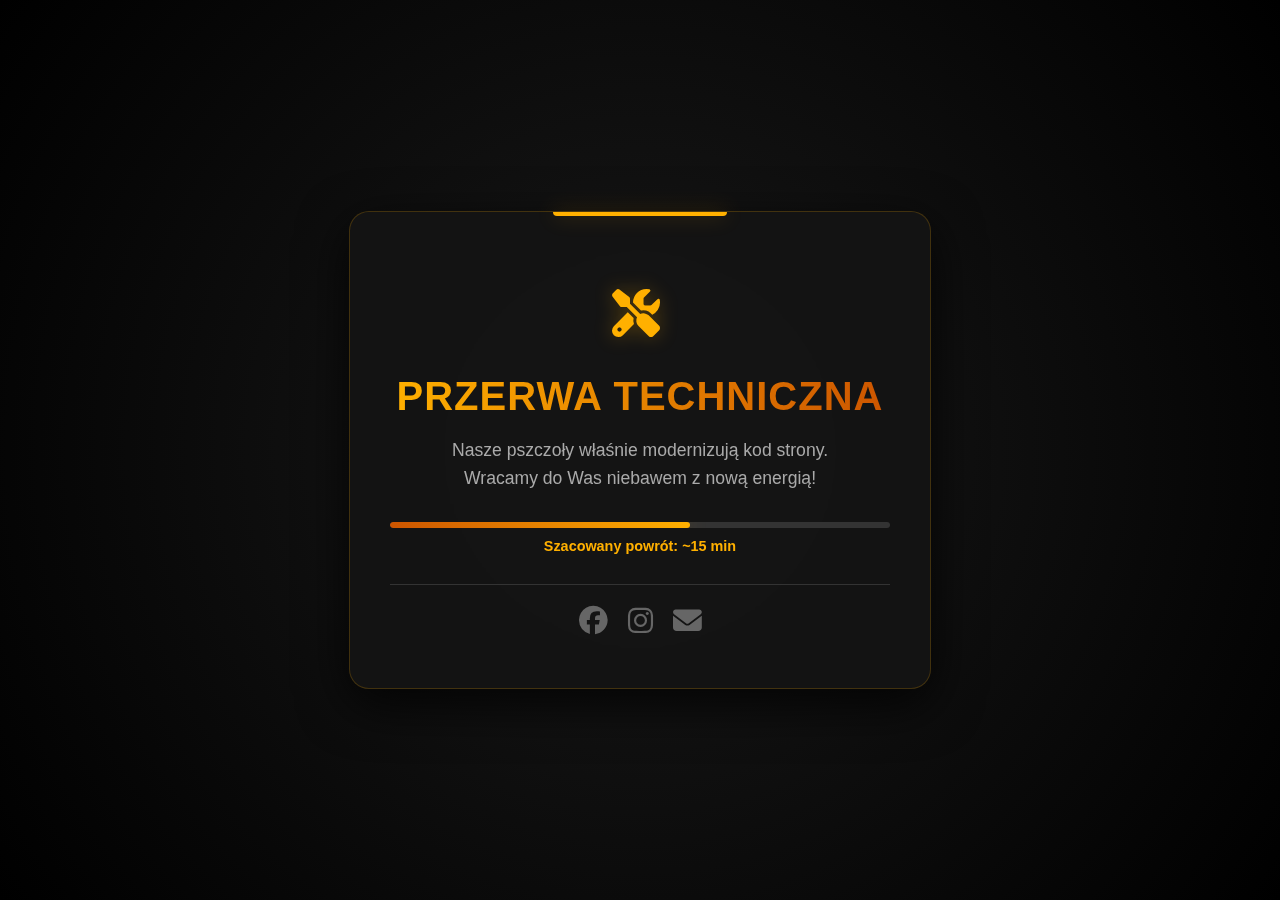
<file: maintenance.html>
<!DOCTYPE html>
<html lang="pl">

<head>
    <meta charset="UTF-8">
    <meta name="keywords" content="przerwa techniczna, maintenance, pasieka pod gruszką">
    <meta name="robots" content="noindex, nofollow">
    <meta name="viewport" content="width=device-width, initial-scale=1.0">
    <meta name="author" content="Wiktor Zalewski" />

    <title>Pasieka Pod Gruszką</title>

    <!-- Open Graph / Facebook -->
    <meta property="og:type" content="website">
    <meta property="og:title" content="Przerwa Techniczna | Pasieka Pod Gruszką">
    <meta property="og:description" content="Strona w trakcie aktualizacji. Wracamy wkrótce!">
    <meta property="og:image" content="https://pasiekapodgruszka.pl/assets/images/tlo_glowne.jpg">
    <meta property="og:locale" content="pl_PL">
    <link rel="icon" href="assets/logo/favicon.ico">
    <link rel="stylesheet" href="https://cdnjs.cloudflare.com/ajax/libs/font-awesome/6.5.1/css/all.min.css">

    <style>
        :root {
            --c-bg: #050505;
            --c-text: #e0e0e0;
            --c-gold: #FFB000;
            --c-orange: #CC5500;
            --glow: 0 0 20px rgba(255, 176, 0, 0.3);
        }

        body {
            background-color: var(--c-bg);
            background-image:
                radial-gradient(circle at 50% 50%, #1a1a1a 0%, #000 100%),
                repeating-linear-gradient(45deg, #111 0, #111 1px, transparent 0, transparent 50%);
            background-size: 100% 100%, 20px 20px;

            color: var(--c-text);
            font-family: 'Segoe UI', Tahoma, Geneva, Verdana, sans-serif;
            height: 100vh;
            margin: 0;
            display: flex;
            justify-content: center;
            align-items: center;
            overflow: hidden;
        }

        .maintenance-card {
            background: rgba(20, 20, 20, 0.85);
            backdrop-filter: blur(10px);
            border: 1px solid rgba(255, 176, 0, 0.2);
            padding: 50px 40px;
            border-radius: 20px;
            text-align: center;
            max-width: 500px;
            width: 90%;
            box-shadow: 0 15px 50px rgba(0, 0, 0, 0.8);
            position: relative;
        }

        .maintenance-card::before {
            content: '';
            position: absolute;
            top: 0;
            left: 50%;
            transform: translateX(-50%);
            width: 30%;
            height: 4px;
            background: var(--c-gold);
            border-radius: 0 0 10px 10px;
            box-shadow: var(--glow);
        }

        @keyframes float {
            0% {
                transform: translateY(0px);
            }

            50% {
                transform: translateY(-15px);
            }

            100% {
                transform: translateY(0px);
            }
        }

        .main-icon {
            font-size: 5rem;
            color: var(--c-gold);
            margin-bottom: 20px;
            display: inline-block;
            animation: float 4s ease-in-out infinite;
            text-shadow: var(--glow);
        }

        h1 {
            font-size: 2.5rem;
            margin: 0 0 15px 0;
            background: linear-gradient(to right, var(--c-gold), var(--c-orange));
            -webkit-background-clip: text;
            background-clip: text;
            color: transparent;
            font-weight: 800;
            text-transform: uppercase;
            letter-spacing: 1px;
        }

        p {
            color: #aaa;
            line-height: 1.6;
            margin-bottom: 30px;
            font-size: 1.1rem;
        }

        /* Pasek postępu */
        .progress-container {
            width: 100%;
            height: 6px;
            background: #333;
            border-radius: 10px;
            overflow: hidden;
            margin-bottom: 30px;
            position: relative;
        }

        .progress-bar {
            height: 100%;
            width: 60%;
            background: linear-gradient(90deg, var(--c-orange), var(--c-gold));
            border-radius: 10px;
            position: relative;
            animation: loading 2s infinite linear;
            box-shadow: var(--glow);
        }

        @keyframes loading {
            0% {
                left: -100%;
            }

            100% {
                left: 100%;
            }
        }

        .timer {
            font-size: 0.9rem;
            color: var(--c-gold);
            font-weight: bold;
            margin-top: -20px;
            margin-bottom: 30px;
            display: block;
        }

        .social-links {
            display: flex;
            justify-content: center;
            gap: 20px;
            margin-top: 20px;
            border-top: 1px solid #333;
            padding-top: 20px;
        }

        .social-links a {
            color: #666;
            font-size: 1.8rem;
            transition: 0.3s;
        }

        .social-links a:hover {
            color: var(--c-gold);
            transform: scale(1.1);
        }
    </style>
</head>

<body>

    <div class="maintenance-card">

        <div class="main-icon">

            <i class="fa-solid fa-screwdriver-wrench"
                style="font-size: 0.6em; vertical-align: middle; margin-right: -15px;"></i>
            <i class="fa-solid fa-bee"></i>
        </div>

        <h1>Przerwa Techniczna</h1>

        <p>
            Nasze pszczoły właśnie modernizują kod strony.<br>
            Wracamy do Was niebawem z nową energią!
        </p>

        <div class="progress-container">
            <div class="progress-bar"></div>
        </div>
        <span class="timer">Szacowany powrót: ~15 min</span>

        <div class="social-links">
            <a href="#" target="_blank"><i class="fa-brands fa-facebook"></i></a>
            <a href="#" target="_blank"><i class="fa-brands fa-instagram"></i></a>
            <a href="mailto:kontakt@wikzal.pl"><i class="fa-solid fa-envelope"></i></a>
        </div>
    </div>

</body>

</html>
</file>
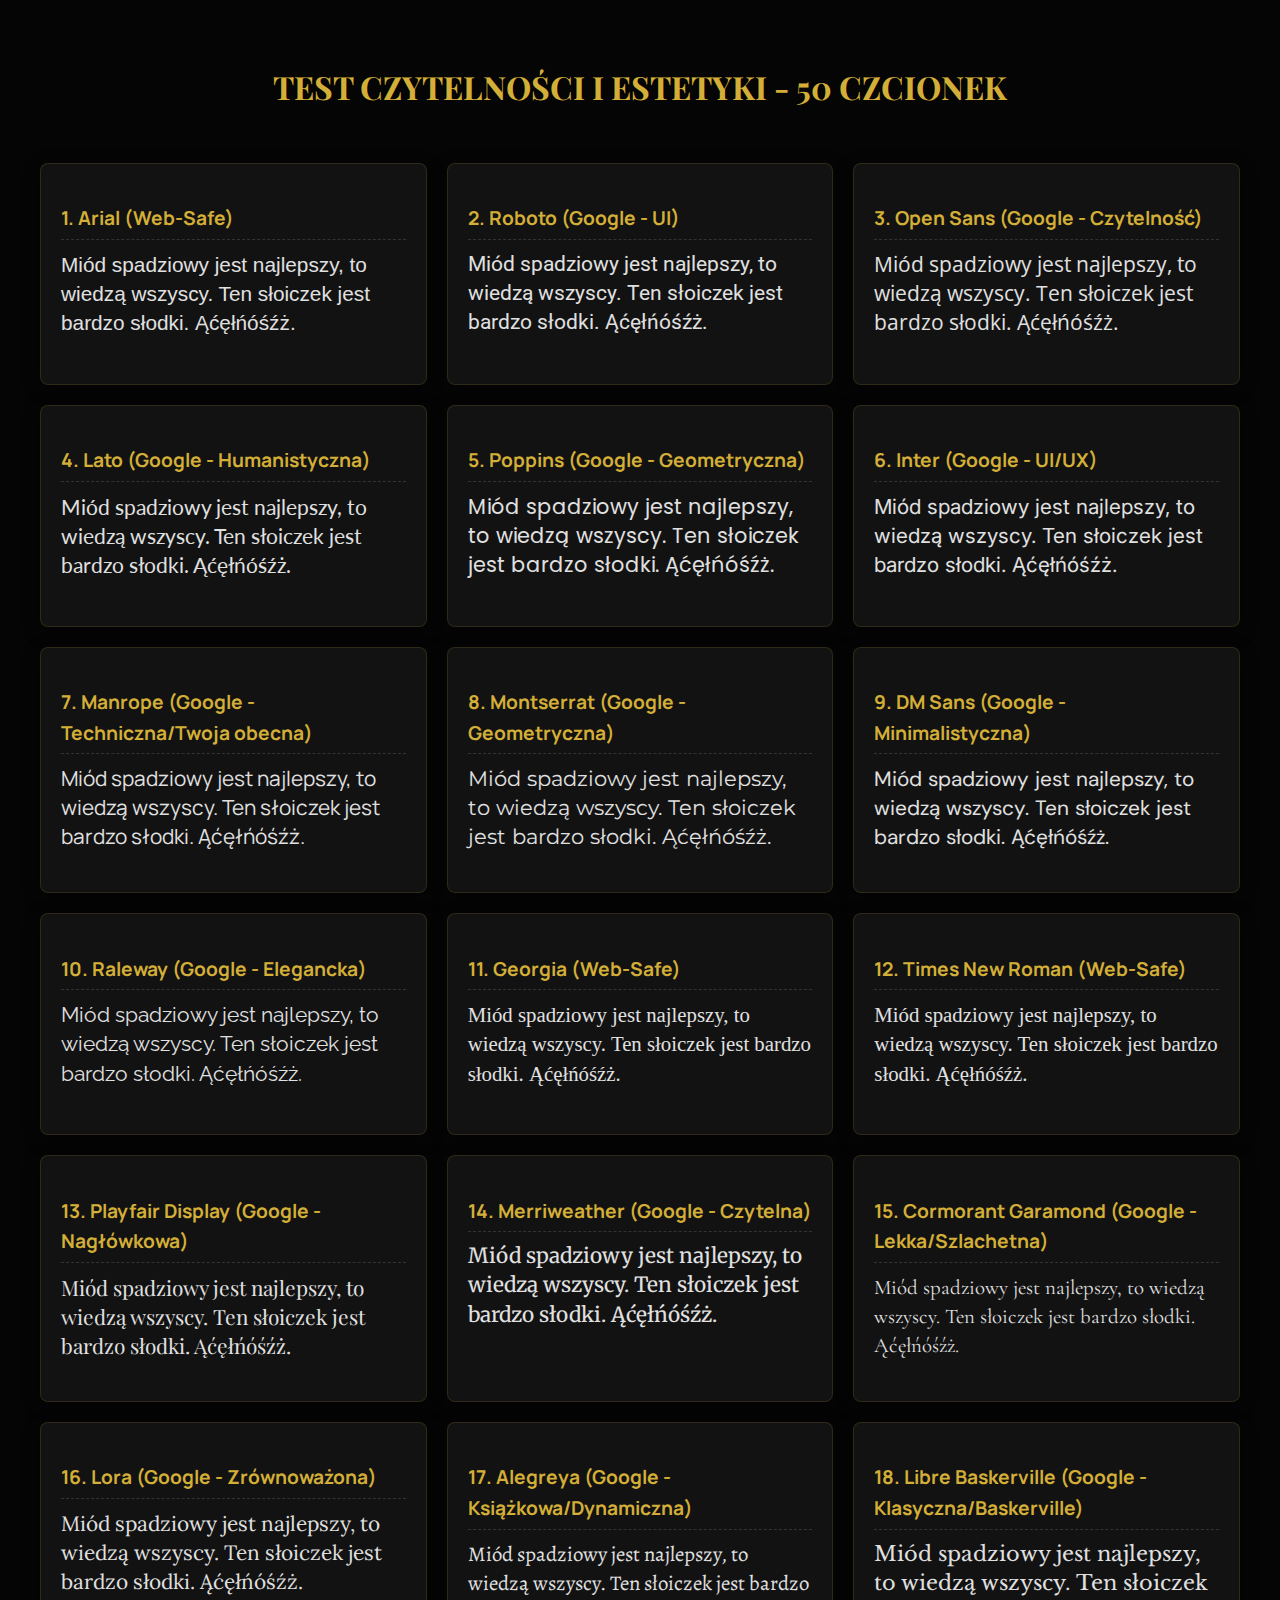
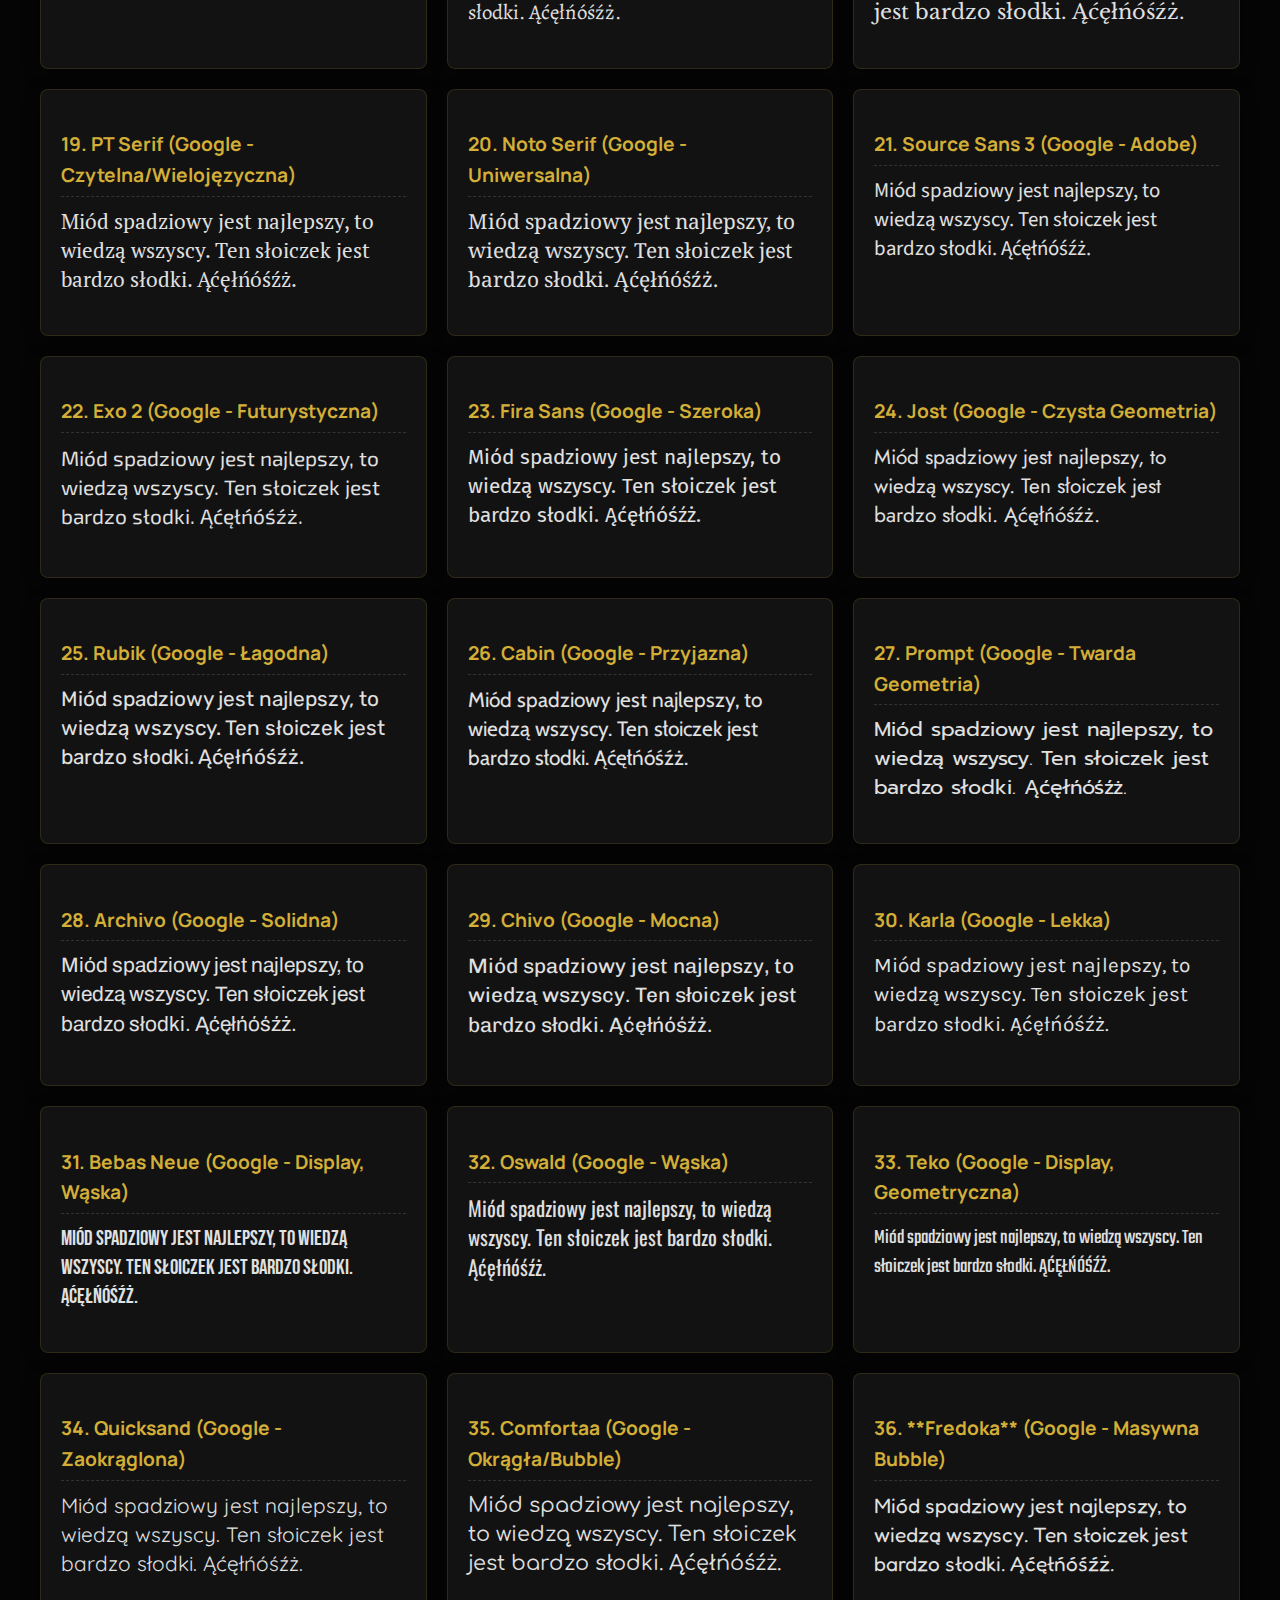
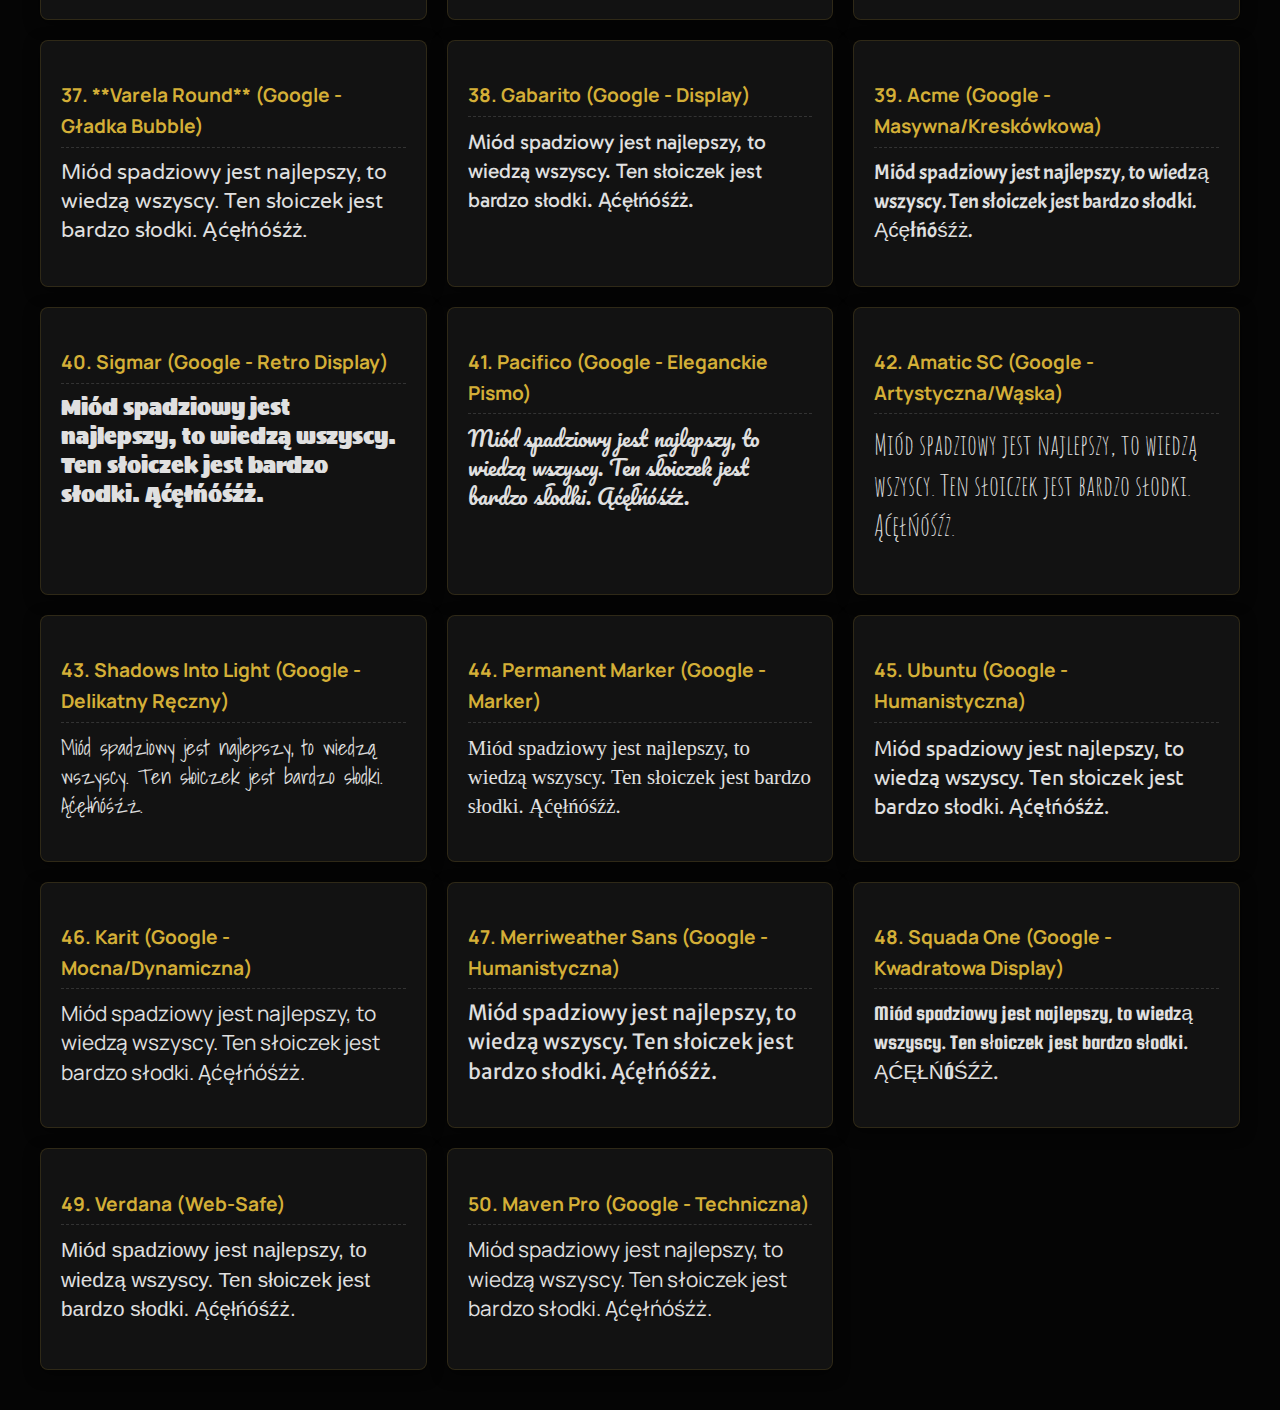
<file: testy.html>
<!DOCTYPE html>
<html lang="pl">
<head>
    <meta charset="UTF-8">
    <meta name="viewport" content="width=device-width, initial-scale=1.0">
    <link rel="icon" href="assets/logo/favicon.ico">
    <title>TEST PAGE</title>
    
    <link href="https://fonts.googleapis.com/css2?family=Roboto:wght@400&family=Playfair+Display:wght@400&family=Manrope:wght@400&family=Lato:wght@400&family=Montserrat:wght@400&family=Open+Sans:wght@400&family=Poppins:wght@400&family=Merriweather:wght@400&family=Source+Sans+3:wght@400&family=Noto+Serif:wght@400&family=Bebas+Neue&family=Cormorant+Garamond:wght@400&family=Exo+2:wght@400&family=Fira+Sans:wght@400&family=Inter:wght@400&family=Jost:wght@400&family=Kanit:wght@400&family=Oswald:wght@400&family=Pacifico&family=Quicksand:wght@400&family=Raleway:wght@400&family=Teko:wght@400&family=Spectral:wght@400&family=Rubik:wght@400&family=Cabin:wght@400&family=Lora:wght@400&family=Prompt:wght@400&family=Maven+Pro:wght@400&family=PT+Serif:wght@400&family=Ubuntu:wght@400&family=Comfortaa:wght@400&family=Archivo:wght@400&family=Chivo:wght@400&family=Karla:wght@400&family=DM+Sans:wght@400&family=Alegreya:wght@400&family=Fredoka:wght@400&family=Varela+Round&family=Gabarito:wght@400&family=Acme&family=Amatic+SC&family=Sigmar&family=Squada+One&family=Nunito:wght@400&family=Merriweather+Sans:wght@400&family=Libre+Franklin:wght@400&family=Libre+Baskerville:wght@400&family=Shadows+Into+Light&family=Permanent+Marker&display=swap" rel="stylesheet">

    <style>
        :root {
            --c-bg: #050505;
            --c-surface: #121212;
            --c-text: #e0e0e0;
            --c-gold: #D4AF37;
            --font-head: 'Playfair Display', serif;
            --font-body: 'Manrope', sans-serif;
            --radius: 8px;
        }

        body {
            background-color: var(--c-bg);
            color: var(--c-text);
            font-family: var(--font-body);
            line-height: 1.6;
            padding: 40px;
            margin: 0;
        }

        .container {
            max-width: 1400px;
            margin: 0 auto;
        }

        h1 {
            font-family: var(--font-head);
            color: var(--c-gold);
            text-align: center;
            margin-bottom: 50px;
        }

        /* --- SIATKA PROPOZYCJI CZCIONEK --- */
        #font-proposals {
            display: grid;
            grid-template-columns: repeat(auto-fit, minmax(350px, 1fr));
            gap: 20px;
        }

        .font-card {
            background-color: var(--c-surface);
            padding: 20px;
            border-radius: var(--radius);
            border: 1px solid rgba(212, 175, 55, 0.15);
            box-shadow: 0 4px 15px rgba(0, 0, 0, 0.5);
            /* Ujednolicona wysokość dla lepszej wizualizacji */
            min-height: 180px; 
        }

        .font-card h3 {
            font-size: 1.2rem;
            color: var(--c-gold);
            margin-bottom: 5px;
            border-bottom: 1px dashed #333;
            padding-bottom: 5px;
        }

        .font-card .example-text {
            font-size: 1.3rem;
            line-height: 1.4;
            margin-top: 10px;
        }

        .f-arial { font-family: Arial, sans-serif; }
        .f-georgia { font-family: Georgia, serif; }
        .f-times { font-family: 'Times New Roman', serif; }
        .f-verdana { font-family: Verdana, sans-serif; }
        
        /* Google Fonts - Sans-serif (Podstawowe i UI) */
        .f-roboto { font-family: 'Roboto', sans-serif; }
        .f-manrope { font-family: 'Manrope', sans-serif; }
        .f-lato { font-family: 'Lato', sans-serif; }
        .f-montserrat { font-family: 'Montserrat', sans-serif; }
        .f-open-sans { font-family: 'Open Sans', sans-serif; }
        .f-poppins { font-family: 'Poppins', sans-serif; }
        .f-source-sans { font-family: 'Source Sans 3', sans-serif; }
        .f-exo { font-family: 'Exo 2', sans-serif; }
        .f-fira { font-family: 'Fira Sans', sans-serif; }
        .f-inter { font-family: 'Inter', sans-serif; }
        .f-jost { font-family: 'Jost', sans-serif; }
        .f-raleway { font-family: 'Raleway', sans-serif; }
        .f-rubik { font-family: 'Rubik', sans-serif; }
        .f-cabin { font-family: 'Cabin', sans-serif; }
        .f-prompt { font-family: 'Prompt', sans-serif; }
        .f-ubuntu { font-family: 'Ubuntu', sans-serif; }
        .f-archivo { font-family: 'Archivo', sans-serif; }
        .f-chivo { font-family: 'Chivo', sans-serif; }
        .f-karla { font-family: 'Karla', sans-serif; }
        .f-dm-sans { font-family: 'DM Sans', sans-serif; }
        .f-nunito { font-family: 'Nunito', sans-serif; }
        .f-merriweather-sans { font-family: 'Merriweather Sans', sans-serif; }
        .f-libre { font-family: 'Libre Franklin', sans-serif; }

        /* Google Fonts - Serif (Eleganckie i Książkowe) */
        .f-playfair { font-family: 'Playfair Display', serif; }
        .f-merriweather { font-family: 'Merriweather', serif; }
        .f-noto-serif { font-family: 'Noto Serif', serif; }
        .f-cormorant { font-family: 'Cormorant Garamond', serif; }
        .f-spectral { font-family: 'Spectral', serif; } 
        .f-lora { font-family: 'Lora', serif; }
        .f-pt-serif { font-family: 'PT Serif', serif; }
        .f-alegreya { font-family: 'Alegreya', serif; }
        .f-libre-baskerville { font-family: 'Libre Baskerville', serif; }

        /* Display i Kreskówkowe (Bubble) */
        .f-bebas { font-family: 'Bebas Neue', sans-serif; } /* Wąska, do nagłówków */
        .f-oswald { font-family: 'Oswald', sans-serif; } /* Wąska, do nagłówków */
        .f-teko { font-family: 'Teko', sans-serif; } /* Geometryczna, do nagłówków */
        .f-quicksand { font-family: 'Quicksand', sans-serif; } /* Lekko zaokrąglona */
        .f-comfortaa { font-family: 'Comfortaa', sans-serif; } /* Okrągła/Bubble */
        .f-fredoka { font-family: 'Fredoka', sans-serif; } /* Masywna Bubble */
        .f-varela-round { font-family: 'Varela Round', sans-serif; } /* Gładka Bubble */
        .f-gabarito { font-family: 'Gabarito', sans-serif; } /* Nowoczesna Display */
        .f-acme { font-family: 'Acme', sans-serif; } /* Kreskówkowa/Masywna */
        .f-sigmar { font-family: 'Sigmar', cursive; } /* Gruba, Retro Display */
        .f-squada { font-family: 'Squada One', sans-serif; } /* Kwadratowa Display */

        /* Pismo Ręczne / Dekoracyjne */
        .f-pacifico { font-family: 'Pacifico', cursive; } /* Eleganckie pismo ręczne */
        .f-amatic { font-family: 'Amatic SC', cursive; } /* Artystyczna, cienka */
        .f-shadows { font-family: 'Shadows Into Light', cursive; } /* Delikatne pismo ręczne */
        .f-marker { font-family: 'Permanent Marker', cursive; } /* Mocny marker */

    </style>
</head>
<body>

    <div class="container">
        
        <h1>TEST CZYTELNOŚCI I ESTETYKI - 50 CZCIONEK</h1>
        
        <p style="text-align: center; margin-bottom: 40px; color: var(--c-text); font-size: 1.2rem;">
        </p>

        <div id="font-proposals">
            
            <div class="font-card"><h3>1. Arial (Web-Safe)</h3><p class="example-text f-arial">Miód spadziowy jest najlepszy, to wiedzą wszyscy. Ten słoiczek jest bardzo słodki. Ąćęłńóśźż.</p></div>
            <div class="font-card"><h3>2. Roboto (Google - UI)</h3><p class="example-text f-roboto">Miód spadziowy jest najlepszy, to wiedzą wszyscy. Ten słoiczek jest bardzo słodki. Ąćęłńóśźż.</p></div>
            <div class="font-card"><h3>3. Open Sans (Google - Czytelność)</h3><p class="example-text f-open-sans">Miód spadziowy jest najlepszy, to wiedzą wszyscy. Ten słoiczek jest bardzo słodki. Ąćęłńóśźż.</p></div>
            <div class="font-card"><h3>4. Lato (Google - Humanistyczna)</h3><p class="example-text f-lato">Miód spadziowy jest najlepszy, to wiedzą wszyscy. Ten słoiczek jest bardzo słodki. Ąćęłńóśźż.</p></div>
            <div class="font-card"><h3>5. Poppins (Google - Geometryczna)</h3><p class="example-text f-poppins">Miód spadziowy jest najlepszy, to wiedzą wszyscy. Ten słoiczek jest bardzo słodki. Ąćęłńóśźż.</p></div>
            <div class="font-card"><h3>6. Inter (Google - UI/UX)</h3><p class="example-text f-inter">Miód spadziowy jest najlepszy, to wiedzą wszyscy. Ten słoiczek jest bardzo słodki. Ąćęłńóśźż.</p></div>
            <div class="font-card"><h3>7. Manrope (Google - Techniczna/Twoja obecna)</h3><p class="example-text f-manrope">Miód spadziowy jest najlepszy, to wiedzą wszyscy. Ten słoiczek jest bardzo słodki. Ąćęłńóśźż.</p></div>
            <div class="font-card"><h3>8. Montserrat (Google - Geometryczna)</h3><p class="example-text f-montserrat">Miód spadziowy jest najlepszy, to wiedzą wszyscy. Ten słoiczek jest bardzo słodki. Ąćęłńóśźż.</p></div>
            <div class="font-card"><h3>9. DM Sans (Google - Minimalistyczna)</h3><p class="example-text f-dm-sans">Miód spadziowy jest najlepszy, to wiedzą wszyscy. Ten słoiczek jest bardzo słodki. Ąćęłńóśźż.</p></div>
            <div class="font-card"><h3>10. Raleway (Google - Elegancka)</h3><p class="example-text f-raleway">Miód spadziowy jest najlepszy, to wiedzą wszyscy. Ten słoiczek jest bardzo słodki. Ąćęłńóśźż.</p></div>
            
            <div class="font-card"><h3>11. Georgia (Web-Safe)</h3><p class="example-text f-georgia">Miód spadziowy jest najlepszy, to wiedzą wszyscy. Ten słoiczek jest bardzo słodki. Ąćęłńóśźż.</p></div>
            <div class="font-card"><h3>12. Times New Roman (Web-Safe)</h3><p class="example-text f-times">Miód spadziowy jest najlepszy, to wiedzą wszyscy. Ten słoiczek jest bardzo słodki. Ąćęłńóśźż.</p></div>
            <div class="font-card"><h3>13. Playfair Display (Google - Nagłówkowa)</h3><p class="example-text f-playfair">Miód spadziowy jest najlepszy, to wiedzą wszyscy. Ten słoiczek jest bardzo słodki. Ąćęłńóśźż.</p></div>
            <div class="font-card"><h3>14. Merriweather (Google - Czytelna)</h3><p class="example-text f-merriweather">Miód spadziowy jest najlepszy, to wiedzą wszyscy. Ten słoiczek jest bardzo słodki. Ąćęłńóśźż.</p></div>
            <div class="font-card"><h3>15. Cormorant Garamond (Google - Lekka/Szlachetna)</h3><p class="example-text f-cormorant">Miód spadziowy jest najlepszy, to wiedzą wszyscy. Ten słoiczek jest bardzo słodki. Ąćęłńóśźż.</p></div>
            <div class="font-card"><h3>16. Lora (Google - Zrównoważona)</h3><p class="example-text f-lora">Miód spadziowy jest najlepszy, to wiedzą wszyscy. Ten słoiczek jest bardzo słodki. Ąćęłńóśźż.</p></div>
            <div class="font-card"><h3>17. Alegreya (Google - Książkowa/Dynamiczna)</h3><p class="example-text f-alegreya">Miód spadziowy jest najlepszy, to wiedzą wszyscy. Ten słoiczek jest bardzo słodki. Ąćęłńóśźż.</p></div>
            <div class="font-card"><h3>18. Libre Baskerville (Google - Klasyczna/Baskerville)</h3><p class="example-text f-libre-baskerville">Miód spadziowy jest najlepszy, to wiedzą wszyscy. Ten słoiczek jest bardzo słodki. Ąćęłńóśźż.</p></div>
            <div class="font-card"><h3>19. PT Serif (Google - Czytelna/Wielojęzyczna)</h3><p class="example-text f-pt-serif">Miód spadziowy jest najlepszy, to wiedzą wszyscy. Ten słoiczek jest bardzo słodki. Ąćęłńóśźż.</p></div>
            <div class="font-card"><h3>20. Noto Serif (Google - Uniwersalna)</h3><p class="example-text f-noto-serif">Miód spadziowy jest najlepszy, to wiedzą wszyscy. Ten słoiczek jest bardzo słodki. Ąćęłńóśźż.</p></div>

            <div class="font-card"><h3>21. Source Sans 3 (Google - Adobe)</h3><p class="example-text f-source-sans">Miód spadziowy jest najlepszy, to wiedzą wszyscy. Ten słoiczek jest bardzo słodki. Ąćęłńóśźż.</p></div>
            <div class="font-card"><h3>22. Exo 2 (Google - Futurystyczna)</h3><p class="example-text f-exo">Miód spadziowy jest najlepszy, to wiedzą wszyscy. Ten słoiczek jest bardzo słodki. Ąćęłńóśźż.</p></div>
            <div class="font-card"><h3>23. Fira Sans (Google - Szeroka)</h3><p class="example-text f-fira">Miód spadziowy jest najlepszy, to wiedzą wszyscy. Ten słoiczek jest bardzo słodki. Ąćęłńóśźż.</p></div>
            <div class="font-card"><h3>24. Jost (Google - Czysta Geometria)</h3><p class="example-text f-jost">Miód spadziowy jest najlepszy, to wiedzą wszyscy. Ten słoiczek jest bardzo słodki. Ąćęłńóśźż.</p></div>
            <div class="font-card"><h3>25. Rubik (Google - Łagodna)</h3><p class="example-text f-rubik">Miód spadziowy jest najlepszy, to wiedzą wszyscy. Ten słoiczek jest bardzo słodki. Ąćęłńóśźż.</p></div>
            <div class="font-card"><h3>26. Cabin (Google - Przyjazna)</h3><p class="example-text f-cabin">Miód spadziowy jest najlepszy, to wiedzą wszyscy. Ten słoiczek jest bardzo słodki. Ąćęłńóśźż.</p></div>
            <div class="font-card"><h3>27. Prompt (Google - Twarda Geometria)</h3><p class="example-text f-prompt">Miód spadziowy jest najlepszy, to wiedzą wszyscy. Ten słoiczek jest bardzo słodki. Ąćęłńóśźż.</p></div>
            <div class="font-card"><h3>28. Archivo (Google - Solidna)</h3><p class="example-text f-archivo">Miód spadziowy jest najlepszy, to wiedzą wszyscy. Ten słoiczek jest bardzo słodki. Ąćęłńóśźż.</p></div>
            <div class="font-card"><h3>29. Chivo (Google - Mocna)</h3><p class="example-text f-chivo">Miód spadziowy jest najlepszy, to wiedzą wszyscy. Ten słoiczek jest bardzo słodki. Ąćęłńóśźż.</p></div>
            <div class="font-card"><h3>30. Karla (Google - Lekka)</h3><p class="example-text f-karla">Miód spadziowy jest najlepszy, to wiedzą wszyscy. Ten słoiczek jest bardzo słodki. Ąćęłńóśźż.</p></div>
            
            <div class="font-card"><h3>31. Bebas Neue (Google - Display, Wąska)</h3><p class="example-text f-bebas">Miód spadziowy jest najlepszy, to wiedzą wszyscy. Ten słoiczek jest bardzo słodki. ĄĆĘŁŃÓŚŹŻ.</p></div>
            <div class="font-card"><h3>32. Oswald (Google - Wąska)</h3><p class="example-text f-oswald">Miód spadziowy jest najlepszy, to wiedzą wszyscy. Ten słoiczek jest bardzo słodki. Ąćęłńóśźż.</p></div>
            <div class="font-card"><h3>33. Teko (Google - Display, Geometryczna)</h3><p class="example-text f-teko">Miód spadziowy jest najlepszy, to wiedzą wszyscy. Ten słoiczek jest bardzo słodki. ĄĆĘŁŃÓŚŹŻ.</p></div>
            <div class="font-card"><h3>34. Quicksand (Google - Zaokrąglona)</h3><p class="example-text f-quicksand">Miód spadziowy jest najlepszy, to wiedzą wszyscy. Ten słoiczek jest bardzo słodki. Ąćęłńóśźż.</p></div>
            <div class="font-card"><h3>35. Comfortaa (Google - Okrągła/Bubble)</h3><p class="example-text f-comfortaa">Miód spadziowy jest najlepszy, to wiedzą wszyscy. Ten słoiczek jest bardzo słodki. Ąćęłńóśźż.</p></div>
            <div class="font-card"><h3>36. **Fredoka** (Google - Masywna Bubble)</h3><p class="example-text f-fredoka">Miód spadziowy jest najlepszy, to wiedzą wszyscy. Ten słoiczek jest bardzo słodki. Ąćęłńóśźż.</p></div>
            <div class="font-card"><h3>37. **Varela Round** (Google - Gładka Bubble)</h3><p class="example-text f-varela-round">Miód spadziowy jest najlepszy, to wiedzą wszyscy. Ten słoiczek jest bardzo słodki. Ąćęłńóśźż.</p></div>
            <div class="font-card"><h3>38. Gabarito (Google - Display)</h3><p class="example-text f-gabarito">Miód spadziowy jest najlepszy, to wiedzą wszyscy. Ten słoiczek jest bardzo słodki. Ąćęłńóśźż.</p></div>
            <div class="font-card"><h3>39. Acme (Google - Masywna/Kreskówkowa)</h3><p class="example-text f-acme">Miód spadziowy jest najlepszy, to wiedzą wszyscy. Ten słoiczek jest bardzo słodki. Ąćęłńóśźż.</p></div>
            <div class="font-card"><h3>40. Sigmar (Google - Retro Display)</h3><p class="example-text f-sigmar">Miód spadziowy jest najlepszy, to wiedzą wszyscy. Ten słoiczek jest bardzo słodki. Ąćęłńóśźż.</p></div>

            <div class="font-card"><h3>41. Pacifico (Google - Eleganckie Pismo)</h3><p class="example-text f-pacifico">Miód spadziowy jest najlepszy, to wiedzą wszyscy. Ten słoiczek jest bardzo słodki. Ąćęłńóśźż.</p></div>
            <div class="font-card"><h3>42. Amatic SC (Google - Artystyczna/Wąska)</h3><p class="example-text f-amatic" style="font-size: 1.8rem;">Miód spadziowy jest najlepszy, to wiedzą wszyscy. Ten słoiczek jest bardzo słodki. Ąćęłńóśźż.</p></div>
            <div class="font-card"><h3>43. Shadows Into Light (Google - Delikatny Ręczny)</h3><p class="example-text f-shadows">Miód spadziowy jest najlepszy, to wiedzą wszyscy. Ten słoiczek jest bardzo słodki. Ąćęłńóśźż.</p></div>
            <div class="font-card"><h3>44. Permanent Marker (Google - Marker)</h3><p class="example-text f-marker">Miód spadziowy jest najlepszy, to wiedzą wszyscy. Ten słoiczek jest bardzo słodki. Ąćęłńóśźż.</p></div>
            <div class="font-card"><h3>45. Ubuntu (Google - Humanistyczna)</h3><p class="example-text f-ubuntu">Miód spadziowy jest najlepszy, to wiedzą wszyscy. Ten słoiczek jest bardzo słodki. Ąćęłńóśźż.</p></div>
            <div class="font-card"><h3>46. Karit (Google - Mocna/Dynamiczna)</h3><p class="example-text f-kanit">Miód spadziowy jest najlepszy, to wiedzą wszyscy. Ten słoiczek jest bardzo słodki. Ąćęłńóśźż.</p></div>
            <div class="font-card"><h3>47. Merriweather Sans (Google - Humanistyczna)</h3><p class="example-text f-merriweather-sans">Miód spadziowy jest najlepszy, to wiedzą wszyscy. Ten słoiczek jest bardzo słodki. Ąćęłńóśźż.</p></div>
            <div class="font-card"><h3>48. Squada One (Google - Kwadratowa Display)</h3><p class="example-text f-squada">Miód spadziowy jest najlepszy, to wiedzą wszyscy. Ten słoiczek jest bardzo słodki. ĄĆĘŁŃÓŚŹŻ.</p></div>
            <div class="font-card"><h3>49. Verdana (Web-Safe)</h3><p class="example-text f-verdana">Miód spadziowy jest najlepszy, to wiedzą wszyscy. Ten słoiczek jest bardzo słodki. Ąćęłńóśźż.</p></div>
            <div class="font-card"><h3>50. Maven Pro (Google - Techniczna)</h3><p class="example-text f-maven">Miód spadziowy jest najlepszy, to wiedzą wszyscy. Ten słoiczek jest bardzo słodki. Ąćęłńóśźż.</p></div>

        </div>
    </div>

</body>
</html>
</file>
